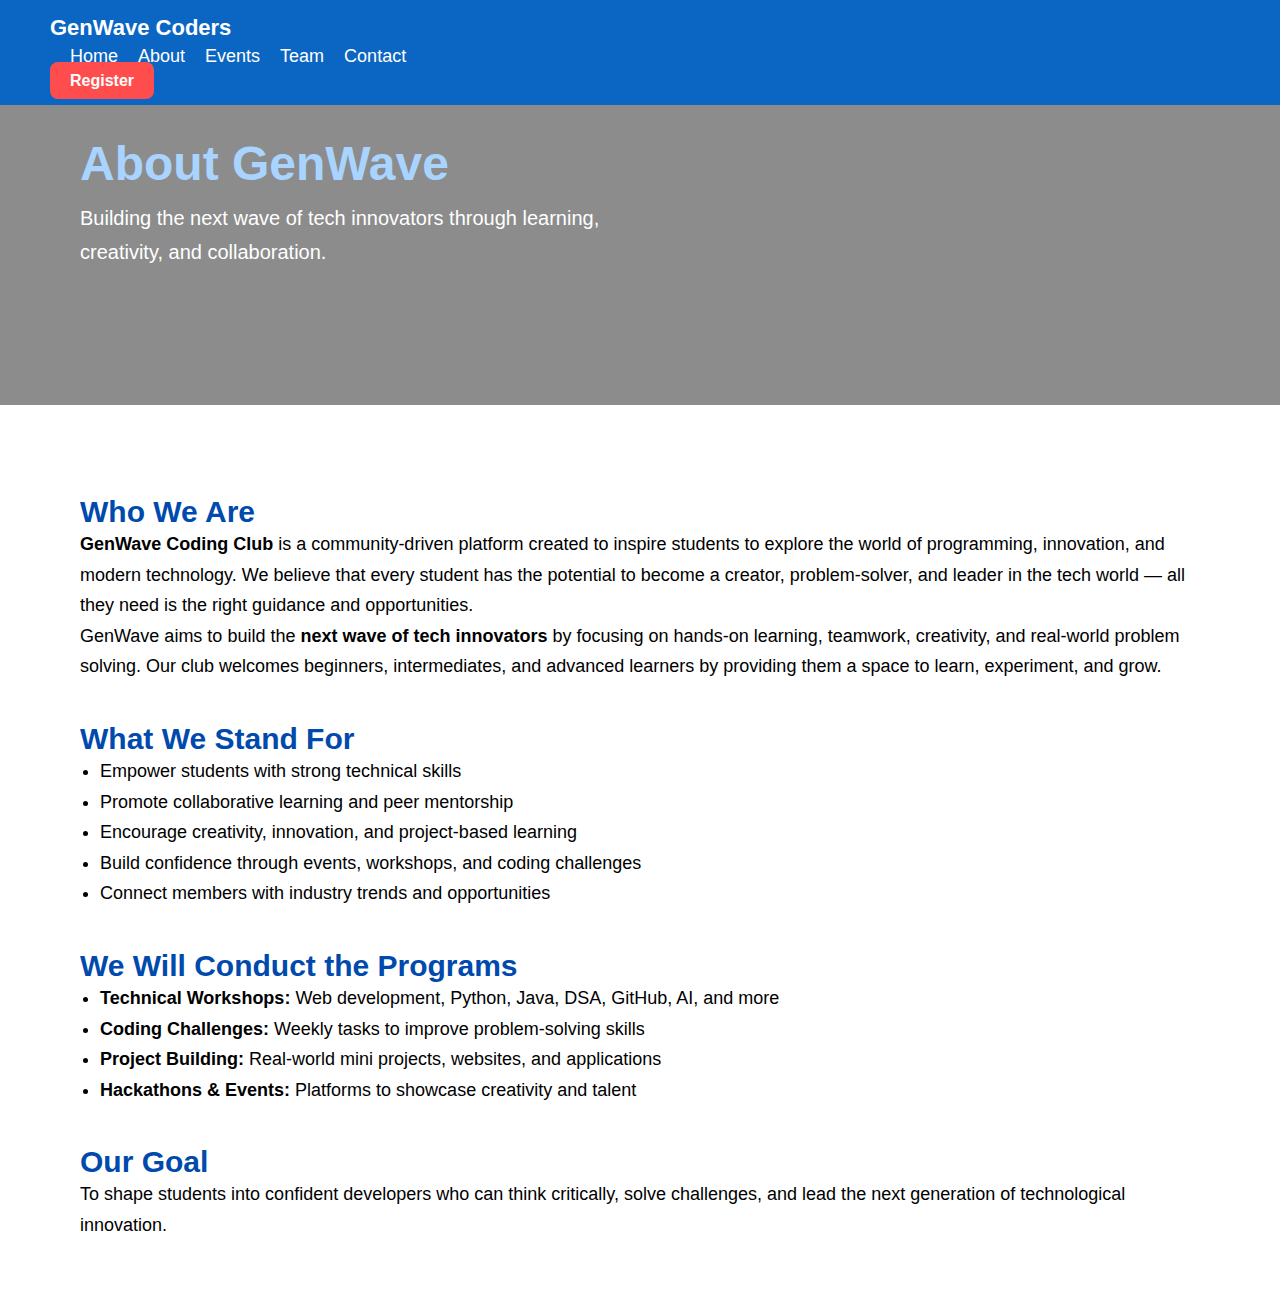
<file: about.html>
<!DOCTYPE html>
<html lang="en">
<head>
    <meta charset="UTF-8">
    <meta name="viewport" content="width=device-width, initial-scale=1.0">
     <title>Coding Club | About </title>
    <link rel="icon" type="image/png" sizes="64x64" href="favicon-64.png">
    <link rel="icon" type="image/png" href="logo.png">
    <link rel="stylesheet" href="about.css">
</head>
<body>
     <!-- Navbar --><header>
    <nav>
        <div class="logo">GenWave Coders</div>

        <ul class="nav-links">
            <li><a href="index.html">Home</a></li>
            <li><a href="about.html">About</a></li>
            <li><a href="events.html">Events</a></li>
            <li><a href="team.html">Team</a></li>
            <li><a href="contact.html">Contact</a></li>
        </ul>

        <a href="https://docs.google.com/forms/d/e/1FAIpQLSeJQpPZqK2KE7dkPfGcXHCe9Vuo6lfcj6IM5i0QayCXGmpUOA/viewform" 
           class="register-btn" target="_blank">
            Register
        </a>
    </nav>
</header>

    <!-- Hero Section -->
    <div class="about-hero">
        <div class="about-text">
            <h1>About <span>GenWave</span></h1>
            <p>Building the next wave of tech innovators through learning, creativity, and collaboration.</p>
        </div>
    </div>

    <!-- Main Content -->
    <div class="container">

        <section>
            <h2>Who We Are</h2>
            <p>
                <strong>GenWave Coding Club</strong> is a community-driven platform created to inspire students 
                to explore the world of programming, innovation, and modern technology. We believe that every 
                student has the potential to become a creator, problem-solver, and leader in the tech world — 
                all they need is the right guidance and opportunities.
            </p>
            <p>
                GenWave aims to build the <strong>next wave of tech innovators</strong> by focusing on hands-on 
                learning, teamwork, creativity, and real-world problem solving. Our club welcomes beginners, 
                intermediates, and advanced learners by providing them a space to learn, experiment, and grow.
            </p>
        </section>

        <section>
            <h2>What We Stand For</h2>
            <ul>
                <li>Empower students with strong technical skills</li>
                <li>Promote collaborative learning and peer mentorship</li>
                <li>Encourage creativity, innovation, and project-based learning</li>
                <li>Build confidence through events, workshops, and coding challenges</li>
                <li>Connect members with industry trends and opportunities</li>
            </ul>
        </section>

        <section>
            <h2>We Will Conduct the Programs</h2>
            <ul>
                <li><strong>Technical Workshops:</strong> Web development, Python, Java, DSA, GitHub, AI, and more</li>
                <li><strong>Coding Challenges:</strong> Weekly tasks to improve problem-solving skills</li>
                <li><strong>Project Building:</strong> Real-world mini projects, websites, and applications</li>
                <li><strong>Hackathons & Events:</strong> Platforms to showcase creativity and talent</li>
                
            </ul>
        </section>

        <section>
            <h2>Our Goal</h2>
            <p>
                To shape students into confident developers who can think critically, solve challenges, and 
                lead the next generation of technological innovation.
            </p>
        </section>

    </div>

</body>
</html>
</file>
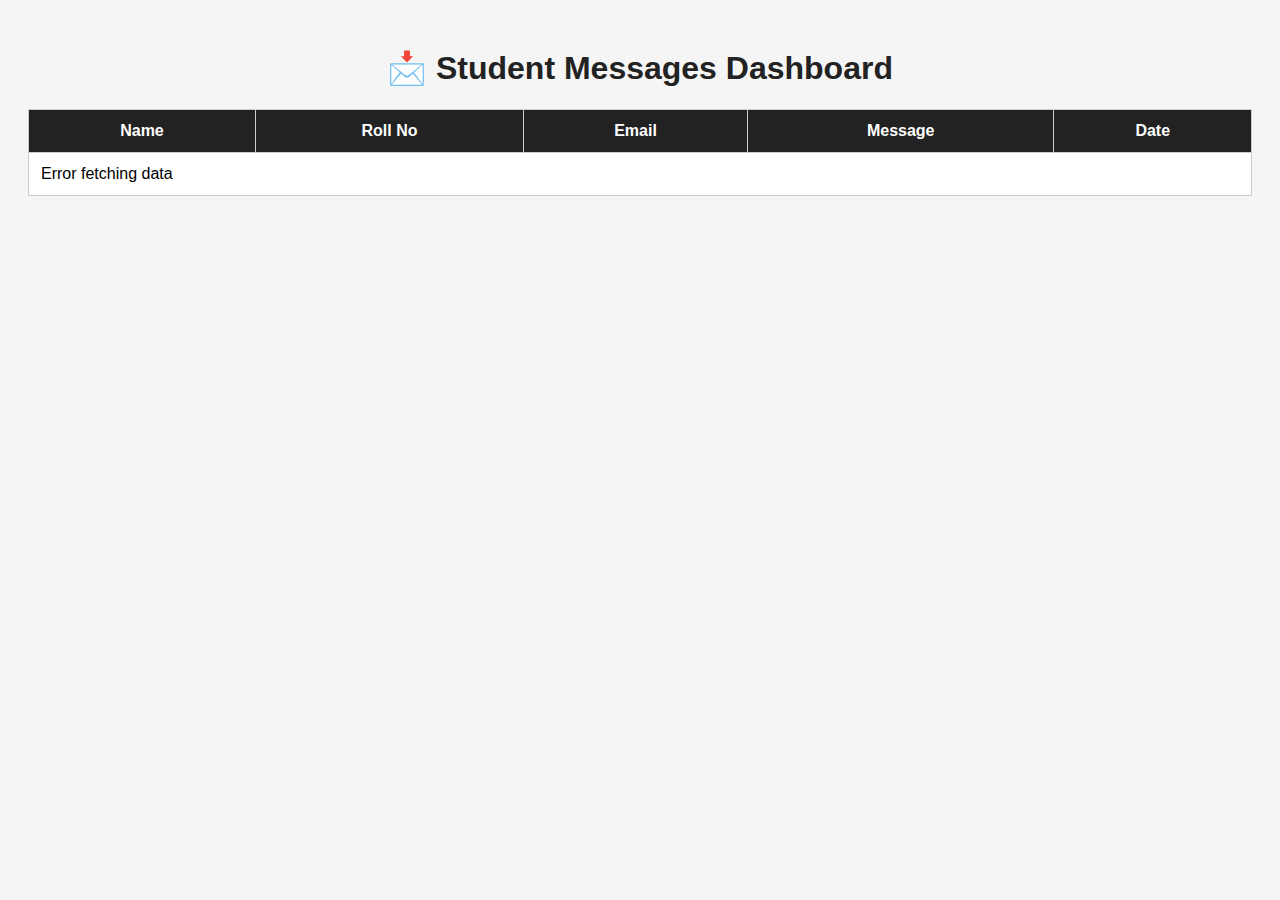
<file: admin.html>
<!DOCTYPE html>
<html lang="en">
<head>
    <meta charset="UTF-8">
    <meta name="viewport" content="width=device-width, initial-scale=1.0">
    <title>GenWave | Admin Messages</title>
    <style>
        body {
            font-family: Arial, sans-serif;
            background: #f5f5f5;
            padding: 20px;
        }

        h1 {
            text-align: center;
            color: #222;
        }

        table {
            width: 100%;
            border-collapse: collapse;
            background: white;
            margin-top: 20px;
        }

        th, td {
            padding: 12px;
            border: 1px solid #ccc;
        }

        th {
            background: #222;
            color: white;
        }
    </style>
</head>
<body>

    <h1>📩 Student Messages Dashboard</h1>

    <table>
        <thead>
            <tr>
                <th>Name</th>
                <th>Roll No</th>
                <th>Email</th>
                <th>Message</th>
                <th>Date</th>
            </tr>
        </thead>
        <tbody id="messageTableBody">
            <tr><td colspan="5" style="text-align:center;">Loading...</td></tr>
        </tbody>
    </table>

    <script>
        async function loadMessages() {

            const tableBody = document.getElementById("messageTableBody");
            tableBody.innerHTML = "<tr><td colspan='5' style='text-align:center;'>Loading...</td></tr>";

            try {
                const response = await fetch("https://genwave-backend.onrender.com/api/contact/messages");
                const result = await response.json();

                if(result.success) {
                    tableBody.innerHTML = "";

                    result.data.forEach(msg => {
                        const row = `
                            <tr>
                                <td>${msg.name}</td>
                                <td>${msg.roll}</td>
                                <td>${msg.email}</td>
                                <td>${msg.message}</td>
                                <td>${new Date(msg.date).toLocaleString()}</td>
                            </tr>
                        `;
                        tableBody.innerHTML += row;
                    });

                } else {
                    tableBody.innerHTML = "<tr><td colspan='5'>Failed to load messages</td></tr>";
                }

            } catch (error) {
                tableBody.innerHTML = "<tr><td colspan='5'>Error fetching data</td></tr>";
            }
        }

        loadMessages();
    </script>

</body>
</html>
</file>
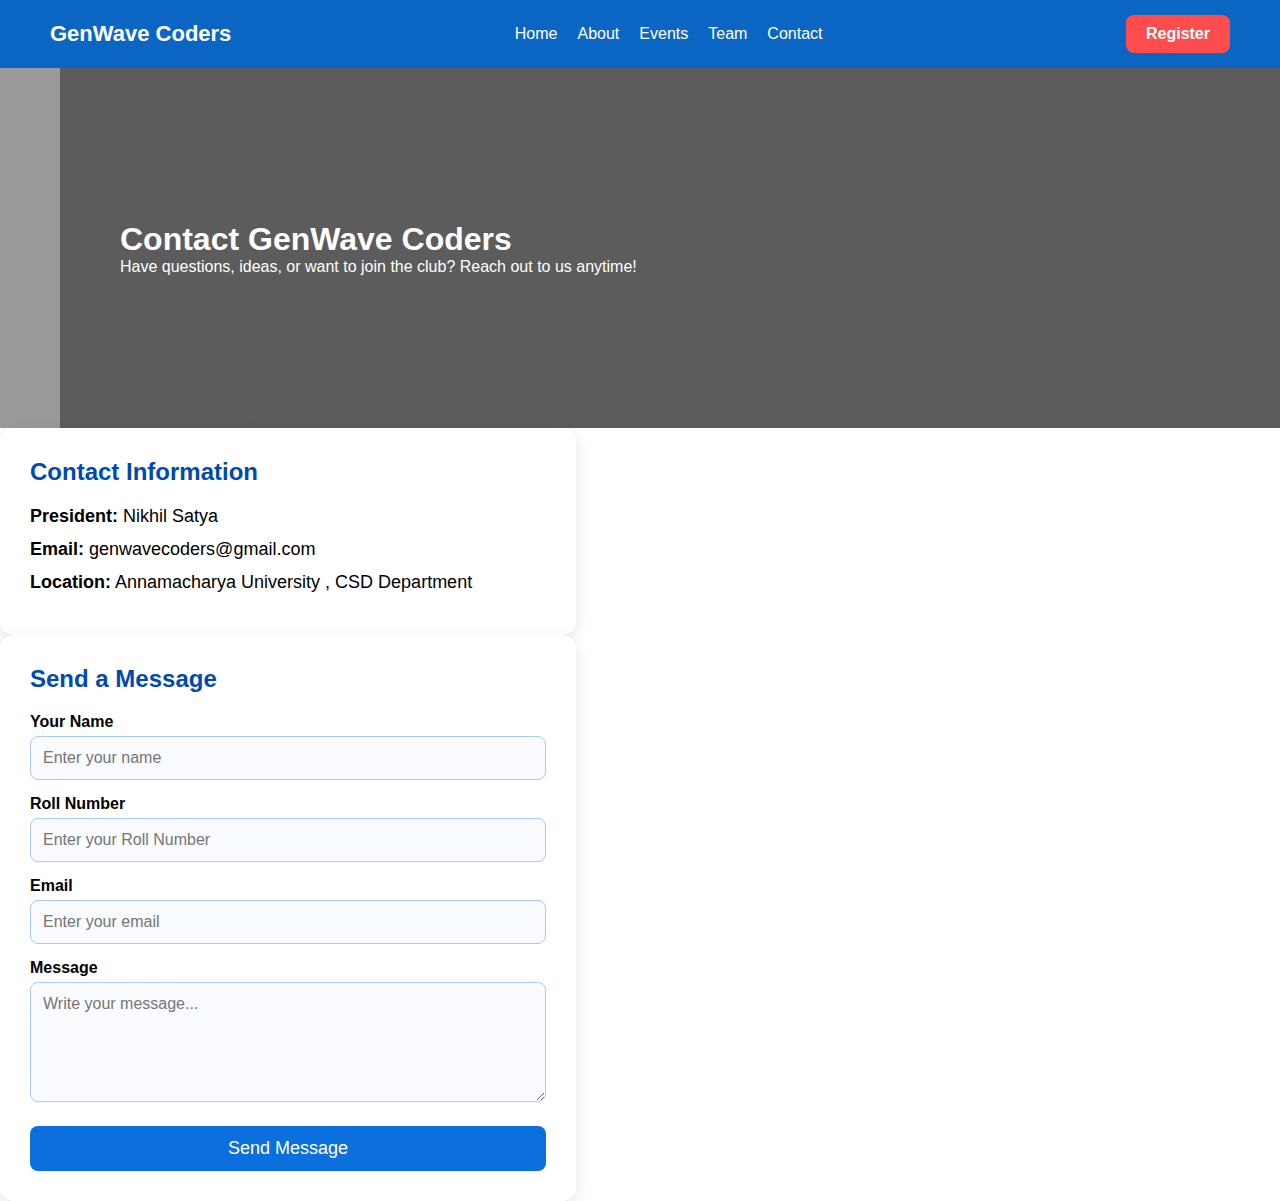
<file: contact.html>
<!DOCTYPE html>
<html lang="en">
<head>
    <meta charset="UTF-8">
    <meta name="viewport" content="width=device-width, initial-scale=1.0">
    <title>GenWave Coders | Contacts</title>

    <!-- IMPORTANT: use the SAME css file as your home page -->
    <link rel="stylesheet" href="contact.css">
</head>
<body>
    <header>
        <nav>
            <div class="logo">GenWave Coders</div>
            <ul class="nav-links">
                <li><a href="index.html">Home</a></li>
                <li><a href="about.html">About</a></li>
                <li><a href="events.html">Events</a></li>
                <li><a href="#Members">Team</a></li>
                <li><a href="contact.html">Contact</a></li>
            </ul>
                    <!-- Registration Button -->
        <a href="https://docs.google.com/forms/d/e/1FAIpQLSeJQpPZqK2KE7dkPfGcXHCe9Vuo6lfcj6IM5i0QayCXGmpUOA/viewform?usp=sharing&ouid=111638829720060890346" 
           class="register-btn" target="_blank">
            Register
        </a>
        </nav>
    </header>

    <!-- CONTACT HERO (text over background image, like home hero) -->
    <section class="conntact-hero">
        <div class="conntact-hero">
            <h1>Contact GenWave Coders</h1>
            <p>Have questions, ideas, or want to join the club? Reach out to us anytime!</p>
        </div>
    </section>

    <!-- CONTACT INFO + (OPTIONAL) FORM -->
    <section class="contact-wrapper">
        <div class="contact-card">
            <h2>Contact Information</h2>
            <p><strong>President:</strong> Nikhil Satya</p>
            <p><strong>Email:</strong> genwavecoders@gmail.com</p>
            <p><strong>Location:</strong> Annamacharya University , CSD Department</p>
        </div>

        <form class="contact-form">
            <h2>Send a Message</h2>

            <label for="name">Your Name</label>
            <input id="name" type="text" placeholder="Enter your name" required>
            
            <label for="roll">Roll Number</label>
            <input type="text" id="roll" name="rollNumber" placeholder="Enter your Roll Number" required>

            <label for="email">Email</label>
            <input id="email" type="email" placeholder="Enter your email" required>

            <label for="msg">Message</label>
            <textarea id="msg" placeholder="Write your message..." required></textarea>

            <button type="submit">Send Message</button>
        </form>
    </section>


    <script>
document.querySelector(".contact-form").addEventListener("submit", async function(event) {
    event.preventDefault();

    const name = document.getElementById("name").value;
    const roll = document.getElementById("roll").value;
    const email = document.getElementById("email").value;
    const message = document.getElementById("msg").value;

    const response = await fetch("http://localhost:5000/api/contact", {
        method: "POST",
        headers: { "Content-Type": "application/json" },
        body: JSON.stringify({ name, email, message })
    });

    const result = await response.json();

    if(result.success){
        alert("Message sent successfully!");
        document.querySelector(".contact-form").reset();
    } else {
        alert("Error sending message");
    }
});
</script>

</body>
</html>
</file>
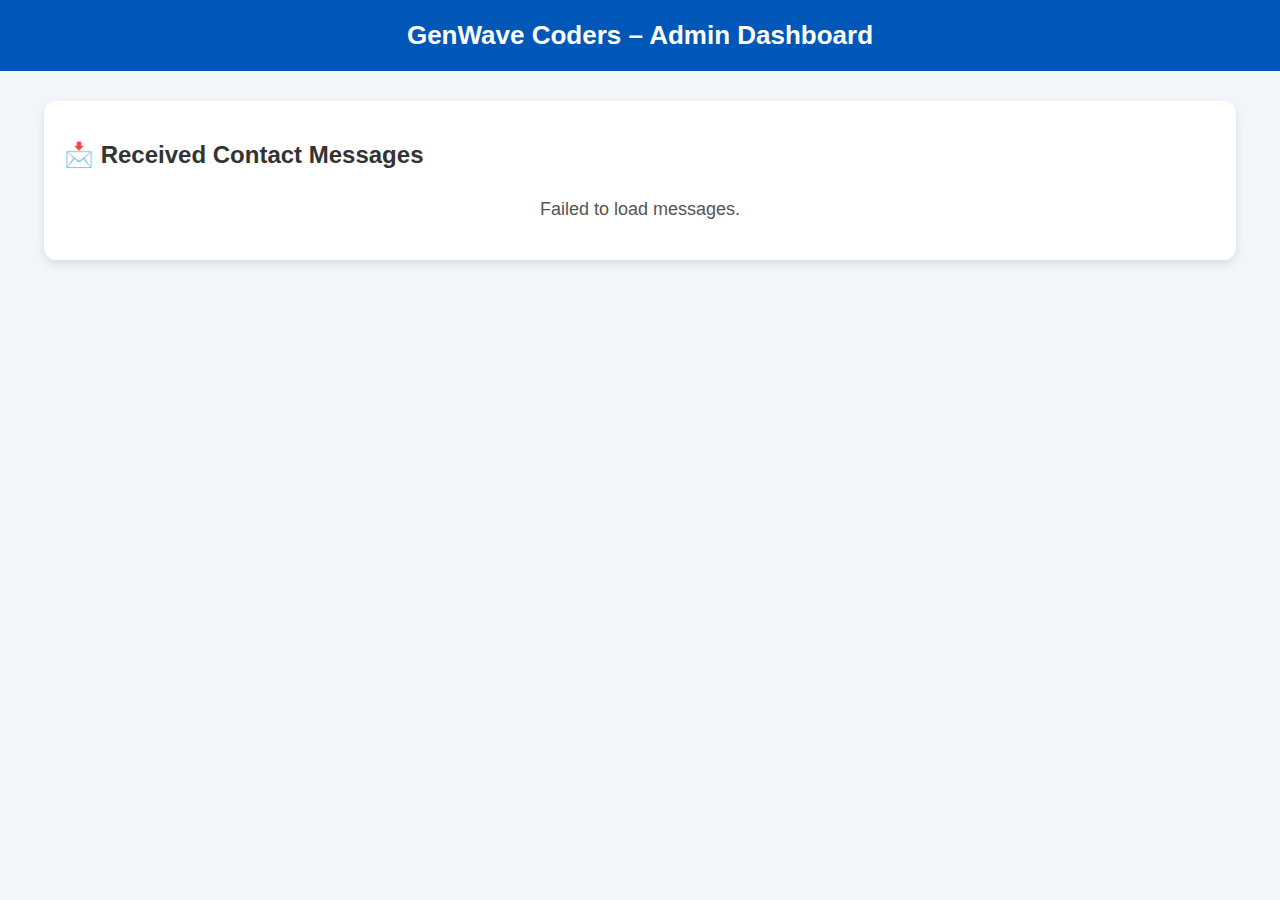
<file: dashboard.html>
<!DOCTYPE html>
<html lang="en">
<head>
    <meta charset="UTF-8">
    <title>Admin Dashboard | GenWave Coders</title>

    <style>
        body {
            margin: 0;
            padding: 0;
            font-family: Arial, sans-serif;
            background: #f2f5f9;
        }

        .header {
            background: #0057b7;
            padding: 20px;
            text-align: center;
            color: white;
            font-size: 26px;
            font-weight: bold;
        }

        .container {
            width: 90%;
            margin: 30px auto;
            background: white;
            padding: 20px;
            border-radius: 12px;
            box-shadow: 0px 4px 10px rgba(0,0,0,0.1);
        }

        h2 {
            color: #333;
            margin-bottom: 10px;
        }

        table {
            width: 100%;
            border-collapse: collapse;
            margin-top: 15px;
        }

        table th, table td {
            border: 1px solid #ddd;
            padding: 12px;
            text-align: left;
            font-size: 14px;
        }

        table th {
            background: #0057b7;
            color: white;
        }

        table tr:nth-child(even) {
            background: #f7f7f7;
        }

        table tr:hover {
            background: #e9f3ff;
        }

        .loading {
            text-align: center;
            font-size: 18px;
            padding: 20px;
            color: #555;
        }
    </style>
</head>

<body>

    <div class="header">GenWave Coders – Admin Dashboard</div>

    <div class="container">
        <h2>📩 Received Contact Messages</h2>

        <div id="loading" class="loading">Loading messages...</div>

        <table id="messagesTable" style="display:none;">
            <thead>
                <tr>
                    <th>Name</th>
                    <th>Roll Number</th> <!-- NEW COLUMN -->
                    <th>Email</th>
                    <th>Message</th>
                    <th>Date</th>
                </tr>
            </thead>
            <tbody></tbody>
        </table>
    </div>


    <!-- ===================== JAVASCRIPT ===================== -->
        <script>
                async function loadMessages() {
                  try {
                    const res = await fetch(
                      "https://genwave-backend.onrender.com/api/contact/messages"
                    );
                
                    const data = await res.json();
                
                    const table = document.getElementById("messagesTable");
                    const tbody = table.querySelector("tbody");
                    const loading = document.getElementById("loading");
                
                    // hide loading
                    loading.style.display = "none";
                    table.style.display = "table";
                
                    // clear old rows
                    tbody.innerHTML = "";
                
                    // add rows
                    data.data.forEach(msg => {
                      tbody.innerHTML += `
                        <tr>
                          <td>${msg.name}</td>
                          <td>${msg.roll || "N/A"}</td>
                          <td>${msg.email}</td>
                          <td>${msg.message}</td>
                          <td>${new Date(msg.date).toLocaleString()}</td>
                        </tr>
                      `;
                    });
                
                  } catch (error) {
                    document.getElementById("loading").innerText =
                      "Failed to load messages.";
                    console.error(error);
                  }
                }
                
                loadMessages();
     </script>


</body>
</html>
</file>
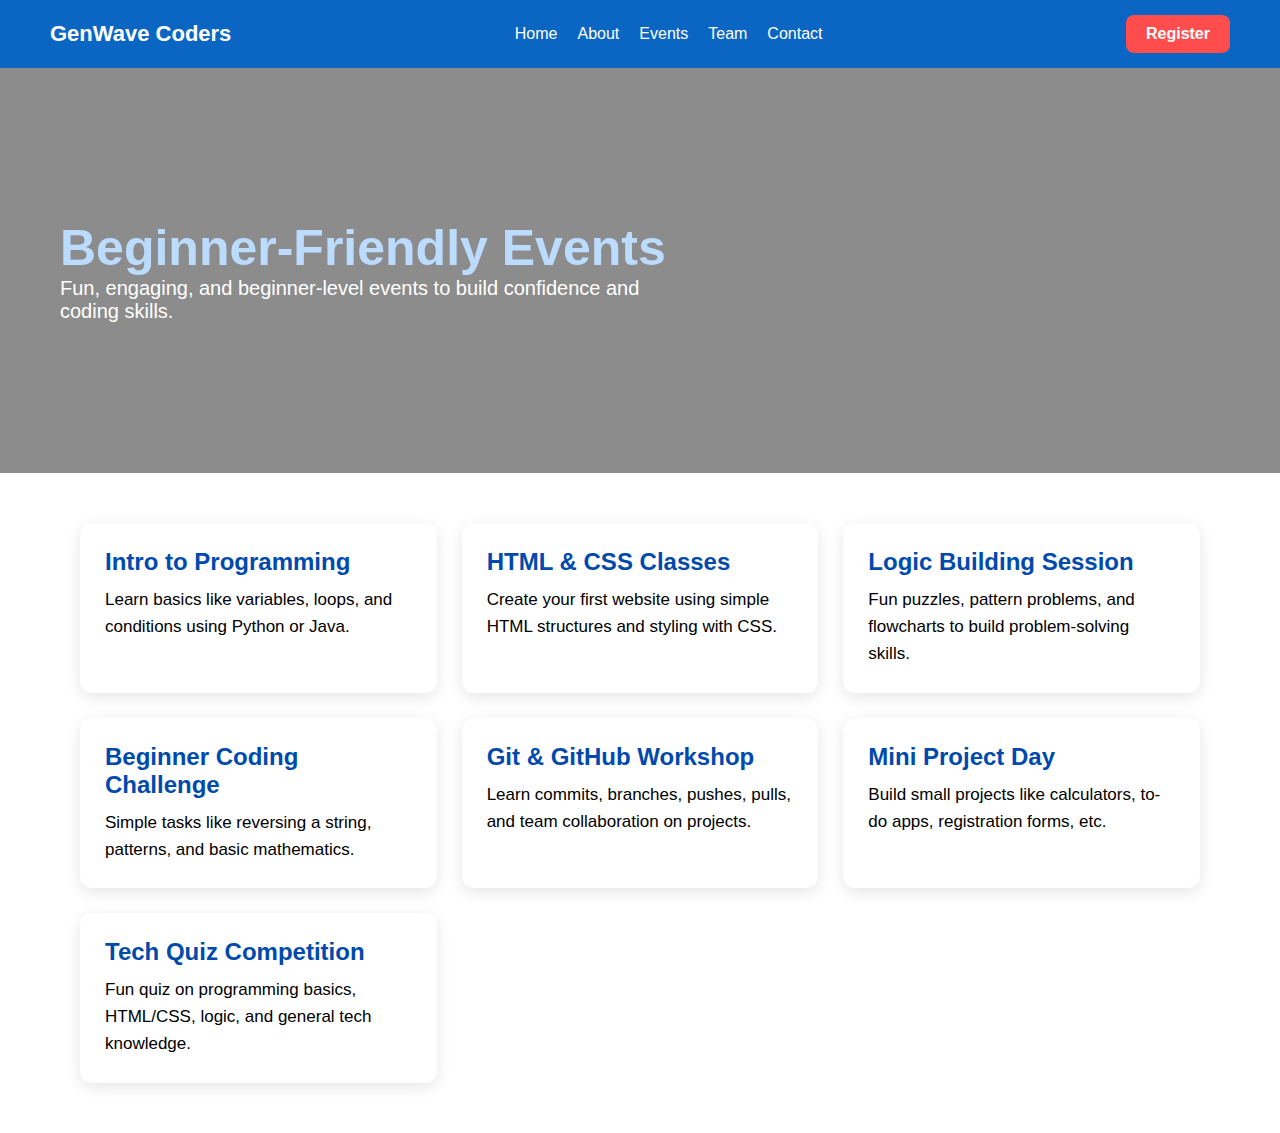
<file: events.html>
<!DOCTYPE html>
<html lang="en">
<head>
    <meta charset="UTF-8">
    <meta name="viewport" content="width=device-width, initial-scale=1.0">
    <title>GenWave Coders | Events</title>
    <link rel="stylesheet" href="events.css">
    <link rel="stylesheet" href="mobileview.css">
</head>
<body>

    <!-- HEADER NAVBAR -->
     <header>
        <nav>
            <div class="logo">GenWave Coders</div>
            <ul class="nav-links">
                <li><a href="index.html">Home</a></li>
                <li><a href="about.html">About</a></li>
                <li><a href="events.html">Events</a></li>
                <li><a href="#Members">Team</a></li>
                <li><a href="contact.html">Contact</a></li>
            </ul>
                    <!-- Registration Button -->
        <a href="https://docs.google.com/forms/d/e/1FAIpQLSeJQpPZqK2KE7dkPfGcXHCe9Vuo6lfcj6IM5i0QayCXGmpUOA/viewform?usp=sharing&ouid=111638829720060890346" 
           class="register-btn" target="_blank">
            Register
        </a>
        </nav>
    </header>

    <!-- HERO SECTION -->
    <section class="hero">
        <h1>Beginner-Friendly Events</h1>
        <p>Fun, engaging, and beginner-level events to build confidence and coding skills.</p>
    </section>

    <!-- EVENTS LIST -->
    <div class="events-container">

        <div class="event-card">
            <h2>Intro to Programming</h2>
            <p>Learn basics like variables, loops, and conditions using Python or Java.</p>
        </div>

        <div class="event-card">
            <h2>HTML & CSS Classes</h2>
            <p>Create your first website using simple HTML structures and styling with CSS.</p>
        </div>

        <div class="event-card">
            <h2>Logic Building Session</h2>
            <p>Fun puzzles, pattern problems, and flowcharts to build problem-solving skills.</p>
        </div>

        <div class="event-card">
            <h2>Beginner Coding Challenge</h2>
            <p>Simple tasks like reversing a string, patterns, and basic mathematics.</p>
        </div>

        <div class="event-card">
            <h2>Git & GitHub Workshop</h2>
            <p>Learn commits, branches, pushes, pulls, and team collaboration on projects.</p>
        </div>

        <div class="event-card">
            <h2>Mini Project Day</h2>
            <p>Build small projects like calculators, to-do apps, registration forms, etc.</p>
        </div>

        <div class="event-card">
            <h2>Tech Quiz Competition</h2>
            <p>Fun quiz on programming basics, HTML/CSS, logic, and general tech knowledge.</p>
        </div>

    </div>

</body>
</html>
</file>
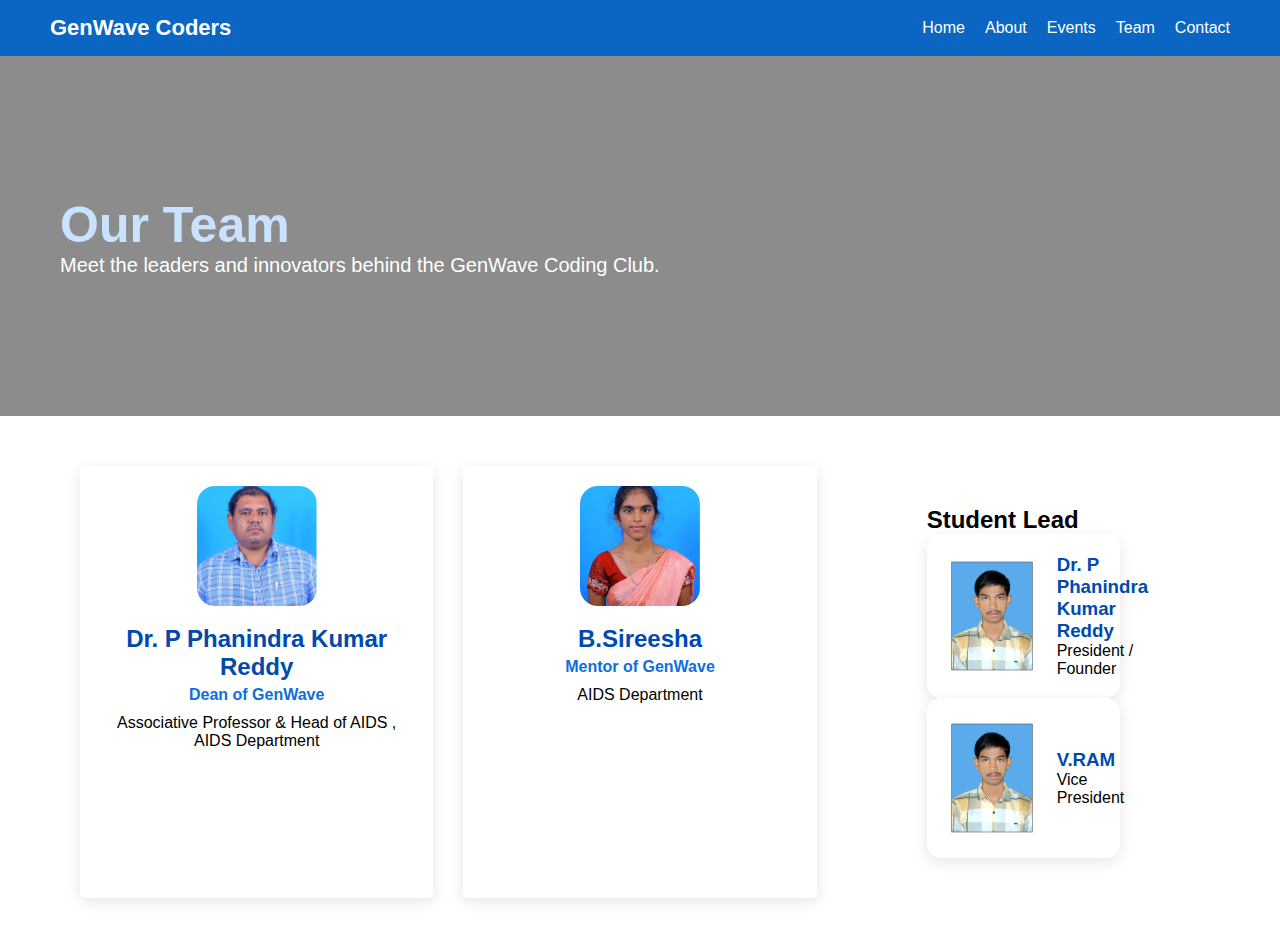
<file: members.html>
<!DOCTYPE html>
<html lang="en">
<head>
    <meta charset="UTF-8">
    <meta-resolution" content="width=device-width, initial-scale=1.0">
    <title>GenWave Coders | Team</title>
    <link rel="stylesheet" href="members.css">
</head>
<body>

    <!-- Navbar -->
    <header>
        <nav>
            <div class="logo">GenWave Coders</div>
            <ul class="nav-links">
                <li><a href="index.html">Home</a></li>
                <li><a href="about.html">About</a></li>
                <li><a href="events.html">Events</a></li>
                <li><a href="members.html">Team</a></li>
                <li><a href="#contact">Contact</a></li>
            </ul>
        </nav>
    </header>

    <!-- HERO SECTION -->
    <section class="team-hero">
        <h1>Our Team</h1>
        <p>Meet the leaders and innovators behind the GenWave Coding Club.</p>
    </section>

    <!-- TEAM SECTION -->
    <div class="team-container">

        <!-- PRESIDENT -->
        <div class="team-card">
            <img src="HOD pic.png" alt="Head of AIDS">
            <h2>Dr. P Phanindra Kumar Reddy</h2>
            <p class="role">Dean of GenWave</p>
            <p>Associative Professor & Head of AIDS , AIDS Department</p>
            </div>

        <!-- VICE PRESIDENT -->
        <div class="team-card">
            <img src="sireesha madam 1 .png.jpg" alt="Mentor of the GenWave">
            <h2>B.Sireesha</h2>
            <p class="role">Mentor of GenWave</p>
            <p>AIDS Department</p>
        </div>
    
    <!-- FACULTY SECTION -->
    <section class="faculty-section">
        <h2>Student Lead</h2>
        <div class="faculty-card">
            <img src="NIKHIL PASSPORT SIZE PHOTO .jpg" alt="President Photo">
            <div>
                <h3>Dr. P Phanindra Kumar Reddy</h3>
                <p>President / Founder</p>
            </div>
        </div>

        <div class="faculty-card">
            <img src="NIKHIL PASSPORT SIZE PHOTO .jpg" alt="Vice President Photo">
            <div>
                <h3>V.RAM</h3>
                <p>Vice President</p>
            </div>
        </div>


    </section>

</body>
</html>
</file>
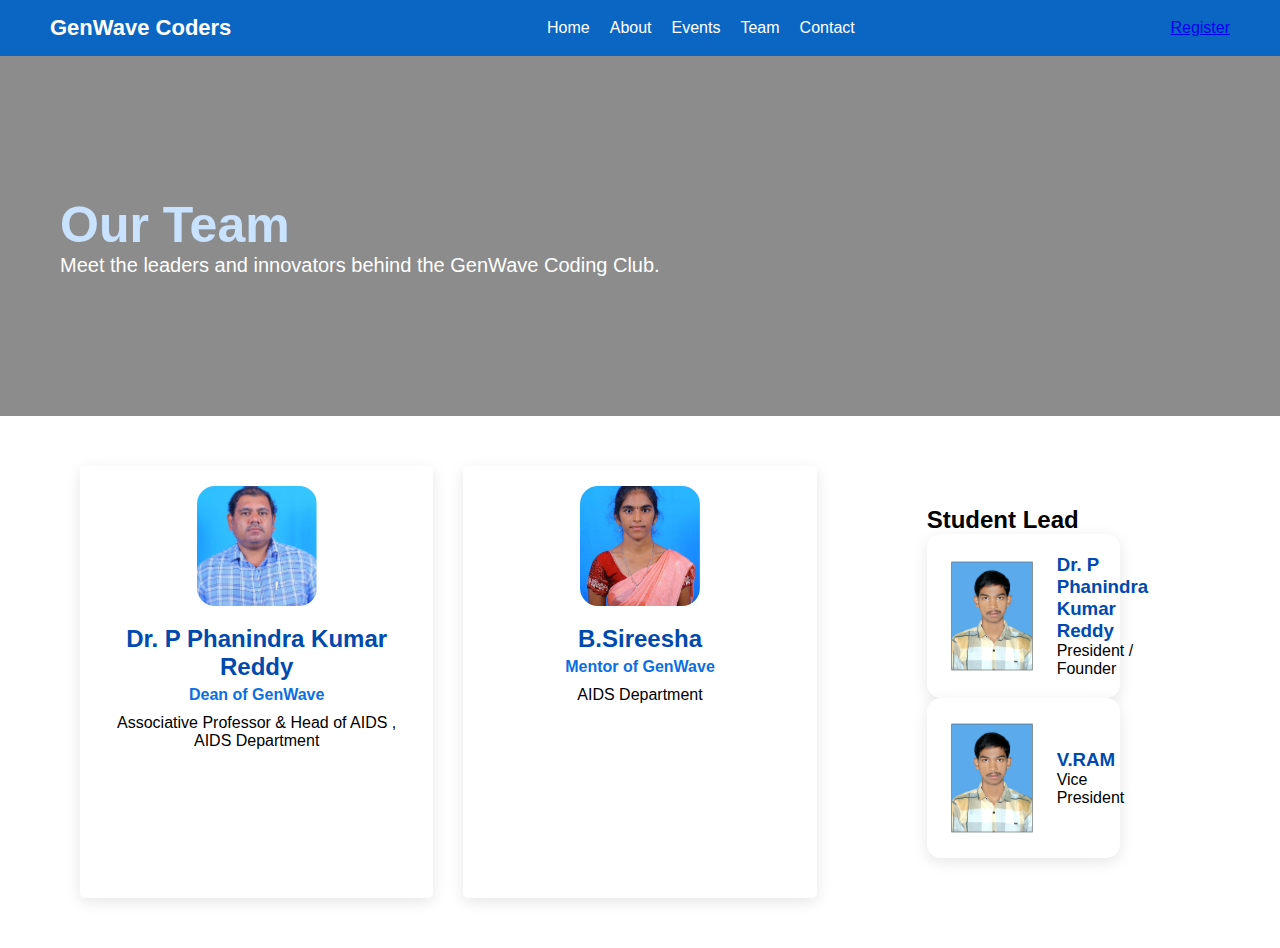
<file: Members1.html>
<!DOCTYPE html>
<html lang="en">
<head>
    <meta charset="UTF-8">
    <meta-resolution" content="width=device-width, initial-scale=1.0">
    <title>GenWave Coders | Team</title>
    <link rel="stylesheet" href="members.css">
</head>
<body>

    <!-- Navbar -->
    <header>
        <nav>
            <div class="logo">GenWave Coders</div>
            <ul class="nav-links">
                <li><a href="index.html">Home</a></li>
                <li><a href="about.html">About</a></li>
                <li><a href="events.html">Events</a></li>
                <li><a href="#Members">Team</a></li>
                <li><a href="contact.html">Contact</a></li>
            </ul>
                    <!-- Registration Button -->
        <a href="https://docs.google.com/forms/d/e/1FAIpQLSeJQpPZqK2KE7dkPfGcXHCe9Vuo6lfcj6IM5i0QayCXGmpUOA/viewform?usp=sharing&ouid=111638829720060890346" 
           class="register-btn" target="_blank">
            Register
        </a>
        </nav>
    </header>

    <!-- HERO SECTION -->
    <section class="team-hero">
        <h1>Our Team</h1>
        <p>Meet the leaders and innovators behind the GenWave Coding Club.</p>
    </section>

    <!-- TEAM SECTION -->
    <div class="team-container">

        <!-- PRESIDENT -->
        <div class="team-card">
            <img src="HOD pic.png" alt="Head of AIDS">
            <h2>Dr. P Phanindra Kumar Reddy</h2>
            <p class="role">Dean of GenWave</p>
            <p>Associative Professor & Head of AIDS , AIDS Department</p>
            </div>

        <!-- VICE PRESIDENT -->
        <div class="team-card">
            <img src="sireesha madam 1 .png.jpg" alt="Mentor of the GenWave">
            <h2>B.Sireesha</h2>
            <p class="role">Mentor of GenWave</p>
            <p>AIDS Department</p>
        </div>
    
    <!-- FACULTY SECTION -->
    <section class="faculty-section">
        <h2>Student Lead</h2>
        <div class="faculty-card">
            <img src="NIKHIL PASSPORT SIZE PHOTO .jpg" alt="President Photo">
            <div>
                <h3>Dr. P Phanindra Kumar Reddy</h3>
                <p>President / Founder</p>
            </div>
        </div>

        <div class="faculty-card">
            <img src="NIKHIL PASSPORT SIZE PHOTO .jpg" alt="Vice President Photo">
            <div>
                <h3>V.RAM</h3>
                <p>Vice President</p>
            </div>
        </div>


    </section>

</body>
</html>
</file>
<file: about.css>
* {
    margin: 0;
    padding: 0;
    box-sizing: border-box;
    font-family: "Poppins", sans-serif;
}

/* ========================= NAVBAR ========================= */
header {
    width: 100%;
    background: #0b66c3;
    position: fixed;
    top: 0;
    left: 0;
    z-index: 1000;
    padding: 15px 50px;
}

.navbar {
    display: flex;
    justify-content: space-between;
    align-items: center;
}

.logo {
    font-size: 22px;
    color: #fff;
    font-weight: 700;
}

/* Navigation Links (Desktop) */
.nav-links {
    list-style: none;
    display: flex;
    gap: 20px;
}

.nav-links a {
    color: #fff;
    text-decoration: none;
    font-weight: 500;
}

.nav-links a:hover {
    text-decoration: underline;
}

/* Register Button */
.register-btn {
    padding: 10px 20px;
    background-color: #ff4d4d;
    color: white !important;
    border-radius: 8px;
    text-decoration: none;
    font-weight: bold;
    transition: 0.3s;
}

.register-btn:hover {
    background-color: #e60000;
}

/* ===== Hamburger Icon (Mobile) ===== */
.menu-icon {
    display: none;
    font-size: 30px;
    color: white;
    cursor: pointer;
}
/* ===== HERO SECTION ===== */
.about-hero {
    width: 100%;
    height: 45vh;
    background: url('https://images.unsplash.com/photo-1555066931-4365d14bab8c')
     no-repeat center center/cover;
    display: flex;
    align-items: center;
    padding-left: 80px;
    position: relative;
    color: white;
}

.about-hero::before {
    content: "";
    position: absolute;
    top: 0;
    left: 0;
    width: 100%;
    height: 100%;
    background: rgba(0, 0, 0, 0.45);
}

.about-text {
    position: relative;
    z-index: 2;
    max-width: 600px;
}

.about-text h1 {
    font-size: 48px;
    font-weight: 700;
    color: #a8d4ff;
}

.about-text p {
    font-size: 20px;
    margin-top: 10px;
}

/* ===== MAIN CONTENT ===== */
.container {
    padding: 50px 80px;
}

h2 {
    font-size: 30px;
    color: #004aad;
    margin-top: 40px;
}

p, ul li {
    font-size: 18px;
    line-height: 1.7;
}

ul {
    margin-left: 20px;
}
</file>
<file: contact.css>
* {
    margin: 0;
    padding: 0;
    box-sizing: border-box;
    font-family: "Poppins", sans-serif;
}
/* Navbar */
header {
    background: #0b66c3;
    padding: 15px 50px;
}

nav {
    display: flex;
    justify-content: space-between;
    align-items: center;
}

nav .logo {
    font-size: 22px;
    color: #fff;
    font-weight: 700;
}

nav .nav-links {
    list-style: none;
    display: flex;
    gap: 20px;
}

nav .nav-links a {
    color: #fff;
    text-decoration: none;
    font-weight: 500;
}

nav .nav-links a:hover {
    text-decoration: underline;
}
.register-btn {
    padding: 10px 20px;
    background-color: #ff4d4d;
    color: white;
    border-radius: 8px;
    text-decoration: none;
    font-weight: bold;
    margin-left: 20px;
    transition: 0.3s;
}

.register-btn:hover {
    background-color: #e60000;
}

/* ===== HERO SECTION ===== */
.conntact-hero {
    height: 40vh;
   background: linear-gradient(rgba(0,0,0,0.4), rgba(0,0,0,0.4)),
                url('https://images.unsplash.com/photo-1555066931-4365d14bab8c')
                center/cover no-repeat;
    display: flex;
    flex-direction: column;
    justify-content: center;
    padding-left: 60px;
    color: white;
    position: relative;
}

.contact-hero::before {
    content: "";
    position: absolute;
    inset: 0;
    background: rgba(0, 0, 0, 0.45);
}

.contact-hero h1,
.contact-hero p {
    position: relative;
    z-index: 2;
}

.contact-hero h1 {
    font-size: 48px;
    color: #cbe2ff;
}

.contact-hero p {
    font-size: 20px;
    max-width: 600px;
}

/* ===== CONTACT CONTENT ===== */
.contact-container {
    display: flex;
    justify-content: space-between;
    padding: 50px 80px;
    gap: 40px;
}

/* CONTACT INFORMATION BOX */
.contact-card {
    background: white;
    padding: 30px;
    border-radius: 14px;
    width: 45%;
    box-shadow: 0 4px 15px rgba(0,0,0,0.1);
}

.contact-card h2 {
    color: #004aad;
    margin-bottom: 20px;
}

.contact-card p {
    font-size: 18px;
    margin-bottom: 12px;
}

/* CONTACT FORM */
.contact-form {
    background: white;
    padding: 30px;
    border-radius: 14px;
    width: 45%;
    box-shadow: 0 4px 15px rgba(0,0,0,0.1);
}

.contact-form h2 {
    color: #004aad;
    margin-bottom: 20px;
}

.contact-form label {
    font-weight: 600;
    margin-top: 15px;
    display: block;
}

.contact-form input,
.contact-form textarea {
    width: 100%;
    padding: 12px;
    margin-top: 5px;
    border-radius: 8px;
    border: 1px solid #aac7ff;
    font-size: 16px;
    background: #f9fbff;
}

.contact-form textarea {
    height: 120px;
}

.contact-form button {
    margin-top: 20px;
    background: #0b6fde;
    color: white;
    padding: 12px 20px;
    border: none;
    width: 100%;
    font-size: 18px;
    border-radius: 8px;
    cursor: pointer;
}

.contact-form button:hover {
    background: #004aad;
}
</file>
<file: events.css>
* {
    margin: 0;
    padding: 0;
    box-sizing: border-box;
    font-family: "Poppins", sans-serif;
}
/* Navbar */
header {
    background: #0b66c3;
    padding: 15px 50px;
}

nav {
    display: flex;
    justify-content: space-between;
    align-items: center;
}

nav .logo {
    font-size: 22px;
    color: #fff;
    font-weight: 700;
}

nav .nav-links {
    list-style: none;
    display: flex;
    gap: 20px;
}

nav .nav-links a {
    color: #fff;
    text-decoration: none;
    font-weight: 500;
}

nav .nav-links a:hover {
    text-decoration: underline;
}
.register-btn {
    padding: 10px 20px;
    background-color: #ff4d4d;
    color: white;
    border-radius: 8px;
    text-decoration: none;
    font-weight: bold;
    margin-left: 20px;
    transition: 0.3s;
}

.register-btn:hover {
    background-color: #e60000;
}

/* ===== HERO SECTION ===== */
.hero {
    height: 45vh;
    background: url('https://images.unsplash.com/photo-1555066931-4365d14bab8c')
      no-repeat center center/cover;
    display: flex;
    flex-direction: column;
    justify-content: center;
    padding-left: 60px;
    color: white;
    position: relative;
}

.hero::before {
    content: "";
    position: absolute;
    inset: 0;
    background: rgba(0, 0, 0, 0.45);
}

.hero h1,
.hero p {
    position: relative;
    z-index: 2;
}

.hero h1 {
    font-size: 50px;
    color: #bcdcff;
}

.hero p {
    font-size: 20px;
    max-width: 600px;
}

/* ===== EVENTS LIST ===== */
.events-container {
    padding: 50px 80px;
    display: grid;
    grid-template-columns: repeat(auto-fit, minmax(300px, 1fr));
    gap: 25px;
}

.event-card {
    background: white;
    padding: 25px;
    border-radius: 12px;
    box-shadow: 0 4px 15px rgba(0, 0, 0, 0.1);
    transition: 0.3s;
}

.event-card:hover {
    transform: translateY(-5px);
    box-shadow: 0 6px 20px rgba(0, 0, 0, 0.15);
}

.event-card h2 {
    color: #004aad;
    margin-bottom: 10px;
}

.event-card p {
    font-size: 17px;
    line-height: 1.6;
}
</file>
<file: mobileview.css>
/* ================== Global Responsive Fix ================== */

* {
    box-sizing: border-box;
}

/* Make images scale in small screens */
img {
    max-width: 100%;
    height: auto;
}

/* Navbar Responsive */
@media (max-width: 768px) {

    nav {
        flex-direction: column;
        text-align: center;
        padding: 10px;
    }

    .nav-links {
        flex-direction: column;
        gap: 15px;
        padding: 10px 0;
    }

    .register-btn {
        margin-top: 10px;
        width: 100%;
        text-align: center;
    }
}

/* Hero Section Responsive */
@media (max-width: 768px) {

    .hero {
        padding: 40px 20px;
        text-align: center;
    }

    .hero h1 {
        font-size: 28px;
    }

    .hero p {
        font-size: 16px;
    }
}

/* Contact Page Responsive */
@media (max-width: 768px) {

    .contact-wrapper {
        flex-direction: column;
        padding: 20px;
    }

    .contact-card, 
    .contact-form {
        width: 100%;
        margin-bottom: 20px;
    }

    .contact-form input,
    .contact-form textarea {
        font-size: 16px;
    }
}

/* Team Page Responsive */
@media (max-width: 768px) {
    .team-container {
        grid-template-columns: 1fr;
        gap: 20px;
    }

    .team-card {
        margin: auto;
        width: 90%;
    }
}

/* Events Page Responsive */
@media (max-width: 768px) {
    .events-container {
        grid-template-columns: 1fr;
    }
}

/* Footer Responsive */
@media (max-width: 768px) {
    footer {
        text-align: center;
        padding: 20px;
    }
}
</file>
<file: members.css>
* {
    margin: 0;
    padding: 0;
    box-sizing: border-box;
    font-family: "Poppins", sans-serif;
}
/* Navbar */
header {
    background: #0b66c3;
    padding: 15px 50px;
}

nav {
    display: flex;
    justify-content: space-between;
    align-items: center;
}

nav .logo {
    font-size: 22px;
    color: #fff;
    font-weight: 700;
}

nav .nav-links {
    list-style: none;
    display: flex;
    gap: 20px;
}

nav .nav-links a {
    color: #fff;
    text-decoration: none;
    font-weight: 500;
}

nav .nav-links a:hover {
    text-decoration: underline;
}

/* ================= HERO SECTION ================= */
.team-hero {
    height: 40vh;
    background: url('https://images.unsplash.com/photo-1555066931-4365d14bab8c')
     no-repeat center center/cover;
    display: flex;
    flex-direction: column;
    justify-content: center;
    padding-left: 60px;
    color: white;
    position: relative;
}

.team-hero::before {
    content: "";
    position: absolute;
    inset: 0;
    background: rgba(0,0,0,0.45);
}

.team-hero h1,
.team-hero p {
    position: relative;
    z-index: 2;
}

.team-hero h1 {
    font-size: 50px;
    color: #c8e2ff;
}

.team-hero p {
    font-size: 20px;
    max-width: 600px;
}

/* ================= TEAM CARDS ================= */
.team-container {
    padding: 50px 80px;
    display: grid;
    grid-template-columns: repeat(auto-fit, minmax(260px, 1fr));
    gap: 30px;
}

.team-card {
    background: white;
    padding: 20px;
    border-radius: 05px;
    text-align: center;
    box-shadow: 0 4px 15px rgba(0,0,0,0.1);
    transition: 0.3s;
}

.team-card:hover {
    transform: translateY(-5px);
}

.team-card img {
    width: 120px;
    height: 120px;
    border-radius: 15%;
    object-fit: cover;
    margin-bottom: 15px;
}

.team-card h2 {
    color: #004aad;
    margin-bottom: 5px;
}

.team-card .role {
    color: #0b6fde;
    font-weight: 600;
    margin-bottom: 10px;
}

/* ================= FACULTY SECTION ================= */
.faculty-section {
    padding: 40px 80px;
}

.faculty-card {
    background: white;
    padding: 20px;
    border-radius: 14px;
    display: flex;
    align-items: center;
    gap: 20px;
    max-width: 450px;
    box-shadow: 0 4px 15px rgba(0,0,0,0.1);
}

.faculty-card img {
    width: 120px;
    height: 120px;
    border-radius: 12px;
    object-fit: cover;
}

.faculty-card h3 {
    margin: 0;
    color: #004aad;
}
</file>
